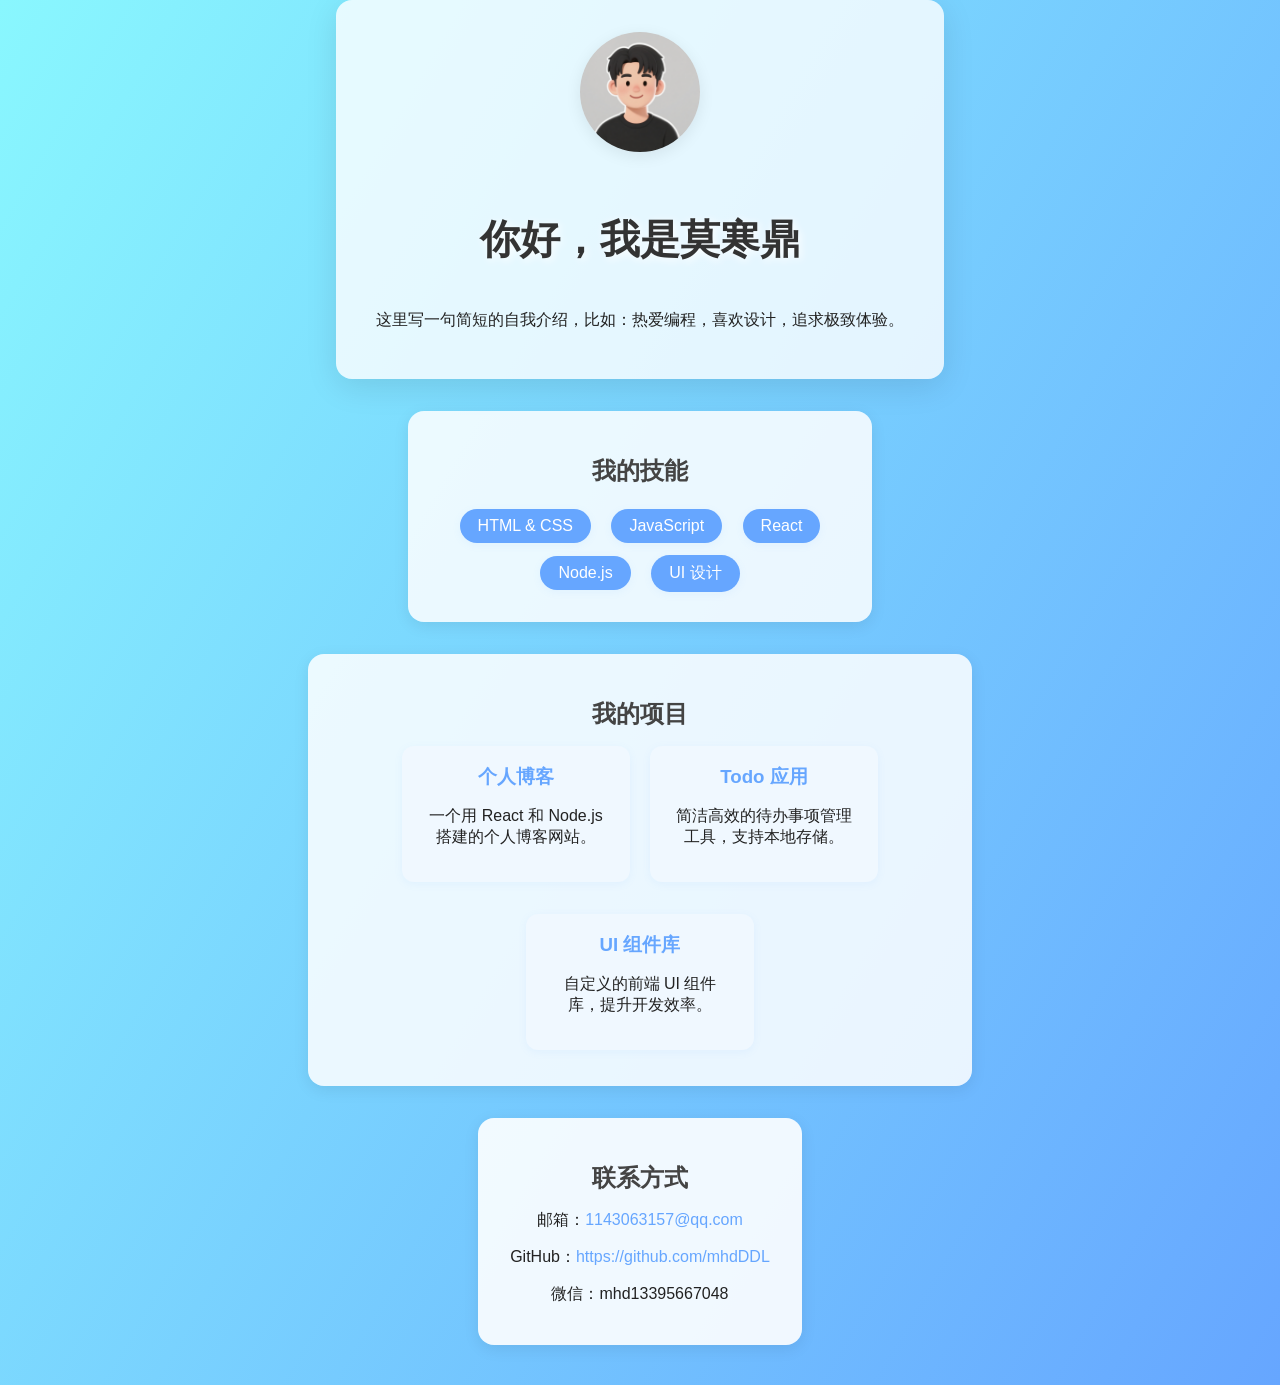
<file: index.html>
<!DOCTYPE html>
<html lang="en">
<head>
    <meta charset="UTF-8">
    <meta name="viewport" content="width=device-width, initial-scale=1.0">
    <title>我的个人网站</title>
    <link rel="stylesheet" href="style.css">
</head>
<body>
    <div class="profile">
        <img src="avatar.png" alt="我的头像" class="avatar">
        <h1>你好，我是莫寒鼎</h1>
        <p>这里写一句简短的自我介绍，比如：热爱编程，喜欢设计，追求极致体验。</p>
      </div>
      <div class="skills">
        <h2>我的技能</h2>
        <ul>
          <li>HTML & CSS</li>
          <li>JavaScript</li>
          <li>React</li>
          <li>Node.js</li>
          <li>UI 设计</li>
        </ul>
      </div>
      <div class="projects">
        <h2>我的项目</h2>
        <div class="project-list">
          <div class="project-item">
            <h3>个人博客</h3>
            <p>一个用 React 和 Node.js 搭建的个人博客网站。</p>
          </div>
          <div class="project-item">
            <h3>Todo 应用</h3>
            <p>简洁高效的待办事项管理工具，支持本地存储。</p>
          </div>
          <div class="project-item">
            <h3>UI 组件库</h3>
            <p>自定义的前端 UI 组件库，提升开发效率。</p>
          </div>
        </div>
      </div>
      <div class="contact">
        <h2>联系方式</h2>
        <p>邮箱：<a href="mailto:your@email.com">1143063157@qq.com</a></p>
        <p>GitHub：<a href="https://github.com/yourname" target="_blank">https://github.com/mhdDDL</a></p>
        <p>微信：mhd13395667048</p>
      </div>
</body>
</html>
</file>
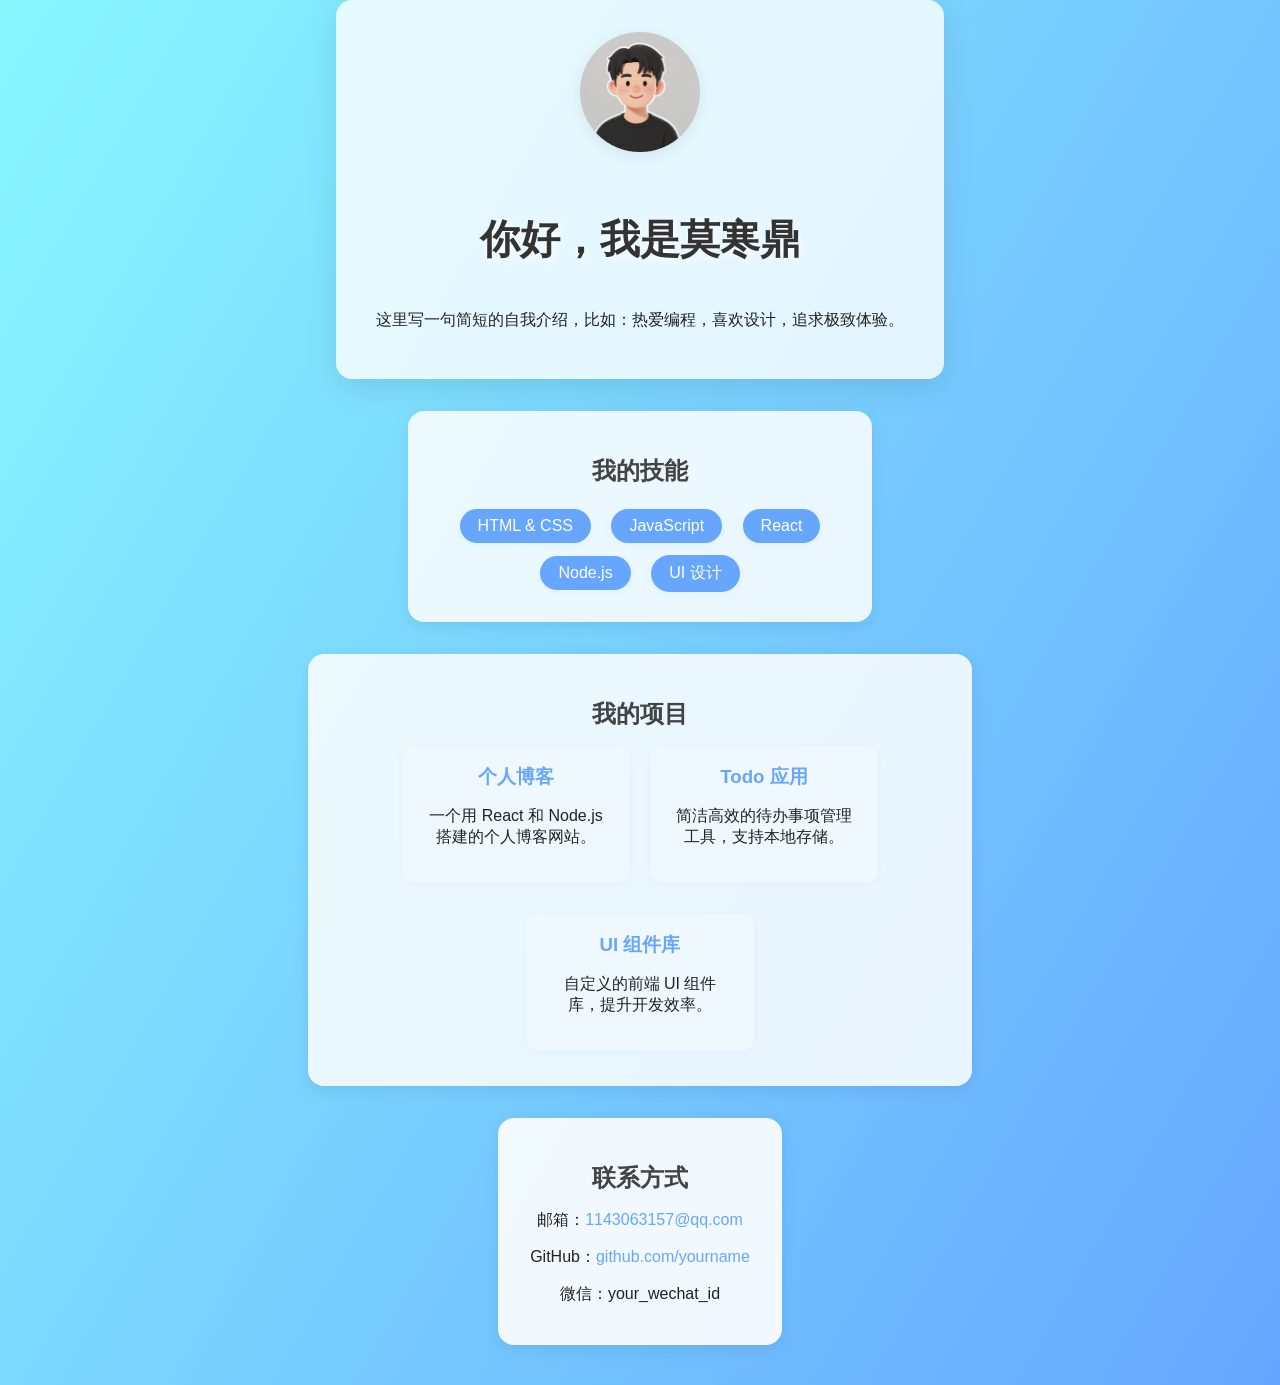
<file: my-website/index.html>
<!DOCTYPE html>
<html lang="en">
<head>
    <meta charset="UTF-8">
    <meta name="viewport" content="width=device-width, initial-scale=1.0">
    <title>我的个人网站</title>
    <link rel="stylesheet" href="style.css">
</head>
<body>
    <div class="profile">
        <img src="avatar.png" alt="我的头像" class="avatar">
        <h1>你好，我是莫寒鼎</h1>
        <p>这里写一句简短的自我介绍，比如：热爱编程，喜欢设计，追求极致体验。</p>
      </div>
      <div class="skills">
        <h2>我的技能</h2>
        <ul>
          <li>HTML & CSS</li>
          <li>JavaScript</li>
          <li>React</li>
          <li>Node.js</li>
          <li>UI 设计</li>
        </ul>
      </div>
      <div class="projects">
        <h2>我的项目</h2>
        <div class="project-list">
          <div class="project-item">
            <h3>个人博客</h3>
            <p>一个用 React 和 Node.js 搭建的个人博客网站。</p>
          </div>
          <div class="project-item">
            <h3>Todo 应用</h3>
            <p>简洁高效的待办事项管理工具，支持本地存储。</p>
          </div>
          <div class="project-item">
            <h3>UI 组件库</h3>
            <p>自定义的前端 UI 组件库，提升开发效率。</p>
          </div>
        </div>
      </div>
      <div class="contact">
        <h2>联系方式</h2>
        <p>邮箱：<a href="mailto:your@email.com">1143063157@qq.com</a></p>
        <p>GitHub：<a href="https://github.com/yourname" target="_blank">github.com/yourname</a></p>
        <p>微信：your_wechat_id</p>
      </div>
</body>
</html>
</file>
<file: style.css>
body {
    background: linear-gradient(120deg, #89f7fe 0%, #66a6ff 100%);
    font-family: 'Segoe UI', 'Arial', sans-serif;
    color: #222;
    margin: 0;
    padding: 0;
    min-height: 100vh;
    display: flex;
    flex-direction: column;
    align-items: center;
    justify-content: center;
  }
  
  h1 {
    font-size: 2.5rem;
    margin-top: 40px;
    color: #333;
    text-shadow: 2px 2px 8px #fff;
  }
  .profile {
    background: rgba(255,255,255,0.8);
    border-radius: 16px;
    padding: 32px 40px;
    box-shadow: 0 8px 32px rgba(0,0,0,0.1);
    display: flex;
    flex-direction: column;
    align-items: center;
  }
  
  .avatar {
    width: 120px;
    height: 120px;
    border-radius: 50%;
    object-fit: cover;
    margin-bottom: 20px;
    box-shadow: 0 4px 16px rgba(0,0,0,0.08);
  }
  .skills {
    background: rgba(255,255,255,0.85);
    border-radius: 16px;
    padding: 24px 32px;
    box-shadow: 0 4px 16px rgba(0,0,0,0.08);
    margin-top: 32px;
    max-width: 400px;
    text-align: center;
  }
  
  .skills h2 {
    margin-bottom: 16px;
    color: #444;
  }
  
  .skills ul {
    list-style: none;
    padding: 0;
    margin: 0;
  }
  
  .skills li {
    display: inline-block;
    background: #66a6ff;
    color: #fff;
    border-radius: 20px;
    padding: 8px 18px;
    margin: 6px 8px;
    font-size: 1rem;
    box-shadow: 0 2px 8px rgba(102,166,255,0.08);
    transition: background 0.3s;
  }
  
  .skills li:hover {
    background: #89f7fe;
    color: #222;
  }
  .projects {
    background: rgba(255,255,255,0.85);
    border-radius: 16px;
    padding: 24px 32px;
    box-shadow: 0 4px 16px rgba(0,0,0,0.08);
    margin-top: 32px;
    max-width: 600px;
    text-align: center;
  }
  
  .projects h2 {
    margin-bottom: 16px;
    color: #444;
  }
  
  .project-list {
    display: flex;
    flex-wrap: wrap;
    justify-content: center;
    gap: 20px;
  }
  
  .project-item {
    background: #f0f8ff;
    border-radius: 12px;
    padding: 18px 24px;
    box-shadow: 0 2px 8px rgba(102,166,255,0.08);
    width: 180px;
    margin-bottom: 12px;
    transition: transform 0.2s, box-shadow 0.2s;
  }
  
  .project-item:hover {
    transform: translateY(-6px) scale(1.04);
    box-shadow: 0 8px 24px rgba(102,166,255,0.18);
  }
  
  .project-item h3 {
    margin: 0 0 8px 0;
    color: #66a6ff;
  }
  .contact {
    background: rgba(255,255,255,0.9);
    border-radius: 16px;
    padding: 24px 32px;
    box-shadow: 0 4px 16px rgba(0,0,0,0.08);
    margin-top: 32px;
    max-width: 400px;
    text-align: center;
    margin-bottom: 40px;
  }
  
  .contact h2 {
    margin-bottom: 16px;
    color: #444;
  }
  
  .contact a {
    color: #66a6ff;
    text-decoration: none;
    transition: color 0.2s;
  }
  
  .contact a:hover {
    color: #222;
    text-decoration: underline;
  }
</file>
<file: my-website/style.css>
body {
    background: linear-gradient(120deg, #89f7fe 0%, #66a6ff 100%);
    font-family: 'Segoe UI', 'Arial', sans-serif;
    color: #222;
    margin: 0;
    padding: 0;
    min-height: 100vh;
    display: flex;
    flex-direction: column;
    align-items: center;
    justify-content: center;
  }
  
  h1 {
    font-size: 2.5rem;
    margin-top: 40px;
    color: #333;
    text-shadow: 2px 2px 8px #fff;
  }
  .profile {
    background: rgba(255,255,255,0.8);
    border-radius: 16px;
    padding: 32px 40px;
    box-shadow: 0 8px 32px rgba(0,0,0,0.1);
    display: flex;
    flex-direction: column;
    align-items: center;
  }
  
  .avatar {
    width: 120px;
    height: 120px;
    border-radius: 50%;
    object-fit: cover;
    margin-bottom: 20px;
    box-shadow: 0 4px 16px rgba(0,0,0,0.08);
  }
  .skills {
    background: rgba(255,255,255,0.85);
    border-radius: 16px;
    padding: 24px 32px;
    box-shadow: 0 4px 16px rgba(0,0,0,0.08);
    margin-top: 32px;
    max-width: 400px;
    text-align: center;
  }
  
  .skills h2 {
    margin-bottom: 16px;
    color: #444;
  }
  
  .skills ul {
    list-style: none;
    padding: 0;
    margin: 0;
  }
  
  .skills li {
    display: inline-block;
    background: #66a6ff;
    color: #fff;
    border-radius: 20px;
    padding: 8px 18px;
    margin: 6px 8px;
    font-size: 1rem;
    box-shadow: 0 2px 8px rgba(102,166,255,0.08);
    transition: background 0.3s;
  }
  
  .skills li:hover {
    background: #89f7fe;
    color: #222;
  }
  .projects {
    background: rgba(255,255,255,0.85);
    border-radius: 16px;
    padding: 24px 32px;
    box-shadow: 0 4px 16px rgba(0,0,0,0.08);
    margin-top: 32px;
    max-width: 600px;
    text-align: center;
  }
  
  .projects h2 {
    margin-bottom: 16px;
    color: #444;
  }
  
  .project-list {
    display: flex;
    flex-wrap: wrap;
    justify-content: center;
    gap: 20px;
  }
  
  .project-item {
    background: #f0f8ff;
    border-radius: 12px;
    padding: 18px 24px;
    box-shadow: 0 2px 8px rgba(102,166,255,0.08);
    width: 180px;
    margin-bottom: 12px;
    transition: transform 0.2s, box-shadow 0.2s;
  }
  
  .project-item:hover {
    transform: translateY(-6px) scale(1.04);
    box-shadow: 0 8px 24px rgba(102,166,255,0.18);
  }
  
  .project-item h3 {
    margin: 0 0 8px 0;
    color: #66a6ff;
  }
  .contact {
    background: rgba(255,255,255,0.9);
    border-radius: 16px;
    padding: 24px 32px;
    box-shadow: 0 4px 16px rgba(0,0,0,0.08);
    margin-top: 32px;
    max-width: 400px;
    text-align: center;
    margin-bottom: 40px;
  }
  
  .contact h2 {
    margin-bottom: 16px;
    color: #444;
  }
  
  .contact a {
    color: #66a6ff;
    text-decoration: none;
    transition: color 0.2s;
  }
  
  .contact a:hover {
    color: #222;
    text-decoration: underline;
  }
</file>
